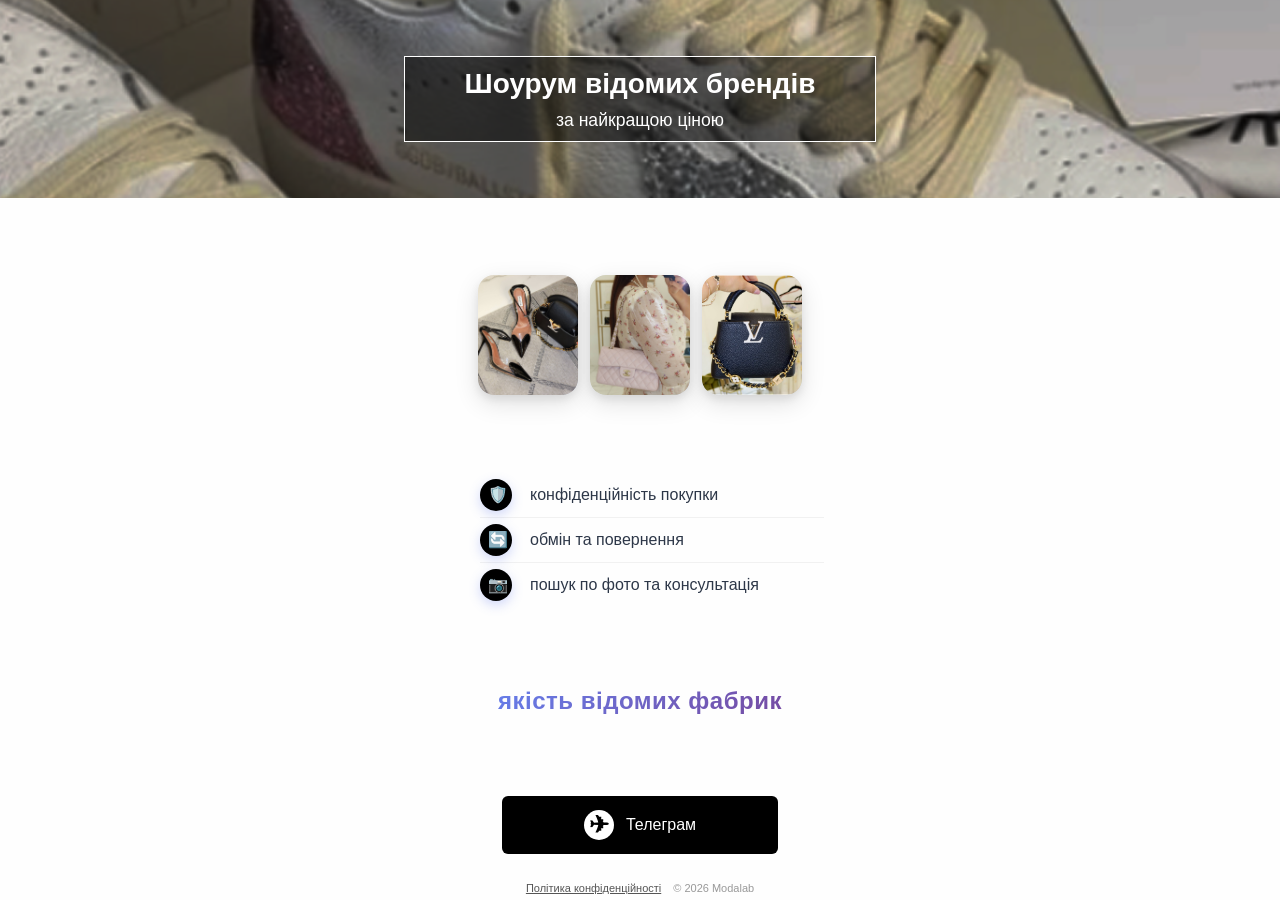
<file: index.html>
<!DOCTYPE html>
<html lang="uk">
  <head>
    <meta charset="UTF-8" />
    <meta name="viewport" content="width=device-width, initial-scale=1.0" />
    <meta
      name="facebook-domain-verification"
      content="fof8cx6bfalv0aimqggfm6dvzl4zm4"
    />
    <title>Копії люксових брендів</title>
    <link rel="stylesheet" href="./index.css?v=2" />

    <!-- Meta Pixel Code -->
    <script>
      !(function (f, b, e, v, n, t, s) {
        if (f.fbq) return;
        n = f.fbq = function () {
          n.callMethod
            ? n.callMethod.apply(n, arguments)
            : n.queue.push(arguments);
        };
        if (!f._fbq) f._fbq = n;
        n.push = n;
        n.loaded = !0;
        n.version = "2.0";
        n.queue = [];
        t = b.createElement(e);
        t.async = !0;
        t.src = v;
        s = b.getElementsByTagName(e)[0];
        s.parentNode.insertBefore(t, s);
      })(
        window,
        document,
        "script",
        "https://connect.facebook.net/en_US/fbevents.js"
      );
      fbq("init", "1197835635714181");
      fbq("track", "PageView");
    </script>
    <noscript
      ><img
        height="1"
        width="1"
        style="display: none"
        src="https://www.facebook.com/tr?id=1197835635714181&ev=PageView&noscript=1"
    /></noscript>
    <!-- End Meta Pixel Code -->
  </head>
  <body>
    <div class="container">
      <header class="hero">
        <div class="overlay">
          <h1>Шоурум відомих брендів</h1>
          <p>за найкращою ціною</p>
        </div>
      </header>

      <main>
        <section class="under"></section>

        <section class="gallery">
          <div class="gallery-item">
            <img src="./images/image1.jpg" alt="Брендовий аксесуар" />
          </div>
          <div class="gallery-item">
            <img src="./images/image3.jpg" alt="Брендові туфлі" />
          </div>
          <div class="gallery-item">
            <img src="./images/image2.png" alt="Брендова сумка" />
          </div>

          <!-- <div class="gallery-item">
            <img src="./images/image4.jpg" alt="Сумка" />
          </div> -->
        </section>

        <section class="features">
          <ul class="features-list">
            <li>конфіденційність покупки</li>
            <li>обмін та повернення</li>
            <li>пошук по фото та консультація</li>
          </ul>
        </section>
        <h2>якість відомих фабрик</h2>
      </main>
      <footer>
        <div class="cta-section">
          <a
            href="https://t.me/brandsatelier"
            class="telegram-btn"
            id="purchase-button"
          >
            <div class="telegram-icon">✈</div>
            Телеграм
          </a>
        </div>
      </footer>

      <section class="legal">
        <span class="privacy-link">Політика конфіденційності</span>
        <span class="copyright">© 2026 Modalab</span>
      </section>
    </div>

    <script>
      document
        .getElementById("purchase-button")
        .addEventListener("click", function () {
          fbq("track", "Purchase", {
            content_name: "Telegram Button Click",
          });
        });
    </script>
  </body>
</html>
</file>
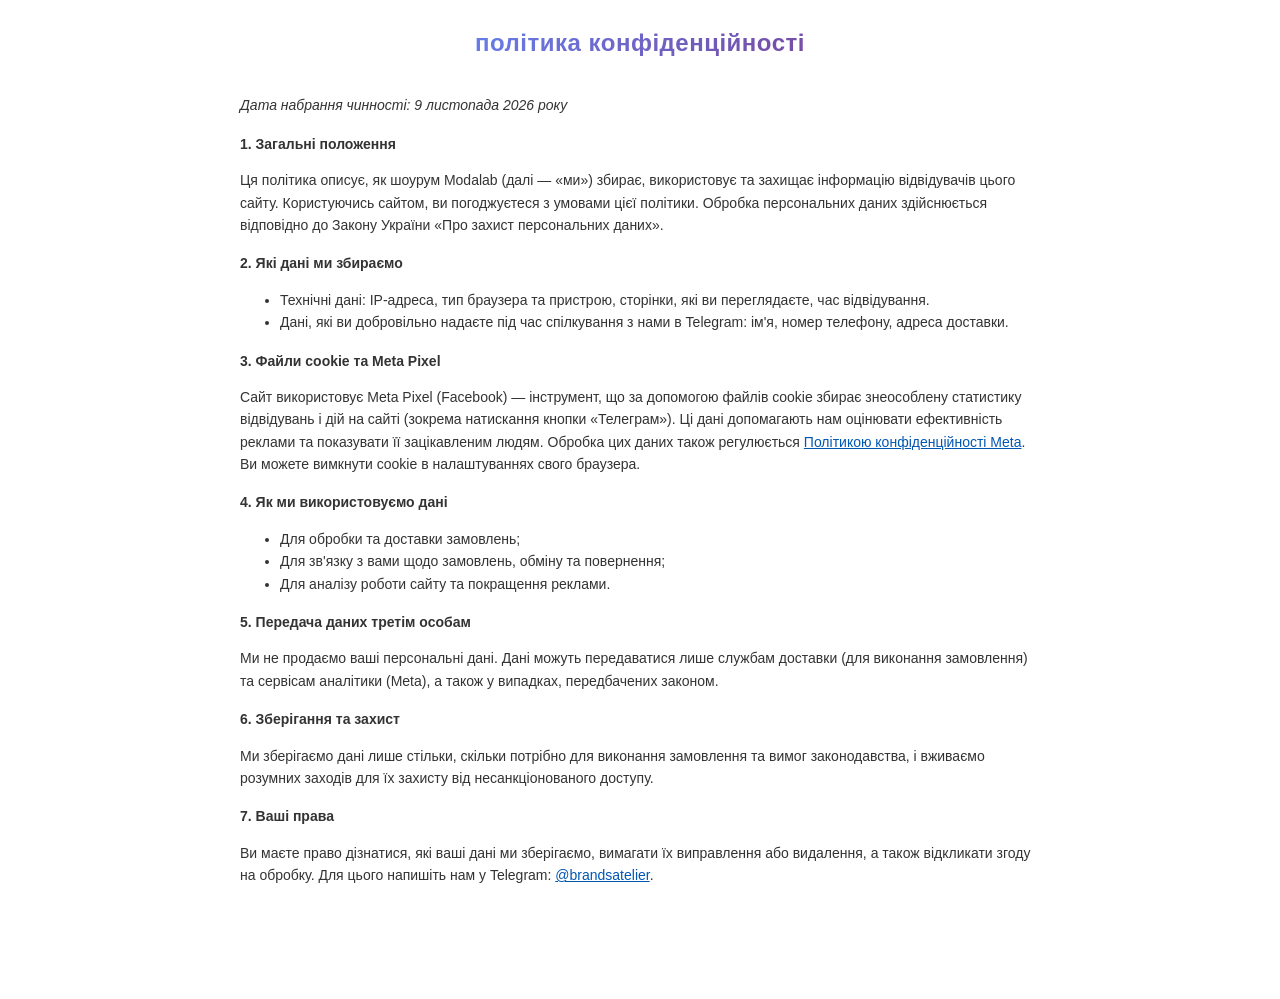
<file: privacy.html>
<!DOCTYPE html>
<html lang="uk">
  <head>
    <meta charset="UTF-8" />
    <meta name="viewport" content="width=device-width, initial-scale=1.0" />
    <title>Політика конфіденційності</title>
    <link rel="stylesheet" href="./index.css" />
  </head>
  <body>
    <main class="privacy-page">
      <h2>Політика конфіденційності</h2>
      <div class="privacy-content">
            <p><em>Дата набрання чинності: 9 листопада 2026 року</em></p>

            <h3>1. Загальні положення</h3>
            <p>
              Ця політика описує, як шоурум Modalab (далі — «ми») збирає,
              використовує та захищає інформацію відвідувачів цього сайту.
              Користуючись сайтом, ви погоджуєтеся з умовами цієї політики.
              Обробка персональних даних здійснюється відповідно до Закону
              України «Про захист персональних даних».
            </p>

            <h3>2. Які дані ми збираємо</h3>
            <ul>
              <li>
                Технічні дані: IP-адреса, тип браузера та пристрою, сторінки,
                які ви переглядаєте, час відвідування.
              </li>
              <li>
                Дані, які ви добровільно надаєте під час спілкування з нами в
                Telegram: ім'я, номер телефону, адреса доставки.
              </li>
            </ul>

            <h3>3. Файли cookie та Meta Pixel</h3>
            <p>
              Сайт використовує Meta Pixel (Facebook) — інструмент, що за
              допомогою файлів cookie збирає знеособлену статистику відвідувань
              і дій на сайті (зокрема натискання кнопки «Телеграм»). Ці дані
              допомагають нам оцінювати ефективність реклами та показувати її
              зацікавленим людям. Обробка цих даних також регулюється
              <a
                href="https://www.facebook.com/privacy/policy/"
                target="_blank"
                rel="noopener"
                >Політикою конфіденційності Meta</a
              >. Ви можете вимкнути cookie в налаштуваннях свого браузера.
            </p>

            <h3>4. Як ми використовуємо дані</h3>
            <ul>
              <li>Для обробки та доставки замовлень;</li>
              <li>Для зв'язку з вами щодо замовлень, обміну та повернення;</li>
              <li>Для аналізу роботи сайту та покращення реклами.</li>
            </ul>

            <h3>5. Передача даних третім особам</h3>
            <p>
              Ми не продаємо ваші персональні дані. Дані можуть передаватися
              лише службам доставки (для виконання замовлення) та сервісам
              аналітики (Meta), а також у випадках, передбачених законом.
            </p>

            <h3>6. Зберігання та захист</h3>
            <p>
              Ми зберігаємо дані лише стільки, скільки потрібно для виконання
              замовлення та вимог законодавства, і вживаємо розумних заходів
              для їх захисту від несанкціонованого доступу.
            </p>

            <h3>7. Ваші права</h3>
            <p>
              Ви маєте право дізнатися, які ваші дані ми зберігаємо, вимагати
              їх виправлення або видалення, а також відкликати згоду на
              обробку. Для цього напишіть нам у Telegram:
              <a href="https://t.me/brandsatelier" target="_blank" rel="noopener"
                >@brandsatelier</a
              >.
            </p>

            <h3>8. Зміни до політики</h3>
            <p>
              Ми можемо оновлювати цю політику. Актуальна версія завжди
              доступна на цій сторінці.
            </p>
      </div>
    </main>
  </body>
</html>
</file>
<file: index.css>
body,
html {
  margin: 0;
  padding: 0;
  height: 100%;
  overflow: hidden; /* Забороняємо прокрутку */
  font-family: "Montserrat", sans-serif;
  color: #333;
  min-height: 100vh;
}

.container {
  display: flex;
  flex-direction: column;
  height: 100vh;
  height: 100dvh; /* видима висота екрана на телефонах */
  background-color: #fefefe;
}

header.hero {
  min-height: 200px;
  position: relative;
  background-image: url("./images/header.png");
  background-size: cover;
  background-position: center;
  display: flex;
  justify-content: center;
  align-items: center;
  margin-bottom: 0; /* Видаляємо відступ знизу */
  padding-bottom: 0; /* Видаляємо паддінг знизу */
  max-height: 200px;
}

header.hero .overlay {
  background-color: rgba(0, 0, 0, 0.5);
  color: #fff;
  text-align: center;
  padding: 10px;
  padding-right: 60px;
  padding-left: 60px;
  margin-bottom: 40px;
  margin-top: 40px;
  border: 1px solid #fff;
}

header.hero h1 {
  font-weight: 700;
  font-size: 28px;
  line-height: 1.2;
  margin: 0;
}

header.hero p {
  font-size: 1.1em;
  margin-top: 10px;
}

main {
  display: flex;
  flex-direction: column;
  justify-content: flex-start; /* Вирівнювання вгорі */
  align-items: center;
  margin-top: -60px; /* Відсутність відступу між хедером і основним контентом */
}

.features {
  background: transparent;
  max-width: 400px;
  width: 100%;
  position: relative;
  margin: 0 auto;
}

.features-list {
  list-style: none;
  margin-bottom: 25px;
}

.features-list li {
  position: relative;
  padding: 10px 0 10px 50px;
  font-size: 16px;
  color: #2d3748;
  line-height: 1.5;
  border-bottom: 1px solid rgba(0, 0, 0, 0.05);
  transition: all 0.3s ease;
  cursor: pointer;
}

.features-list li:last-child {
  border-bottom: none;
}

.features-list li:hover {
  transform: translateX(5px);
  color: #667eea;
}

.features-list li::before {
  content: "";
  position: absolute;
  left: 0;
  top: 50%;
  transform: translateY(-50%);
  width: 32px;
  height: 32px;
  border-radius: 50%;
  background: #000;
  display: flex;
  align-items: center;
  justify-content: center;
  transition: all 0.3s ease;
  box-shadow: 0 4px 12px rgba(102, 126, 234, 0.3);
}

.features-list li:nth-child(1)::after {
  content: "🛡️";
  position: absolute;
  left: 8px;
  top: 50%;
  transform: translateY(-50%);
  font-size: 16px;
  z-index: 2;
}

.features-list li:nth-child(2)::after {
  content: "🔄";
  position: absolute;
  left: 8px;
  top: 50%;
  transform: translateY(-50%);
  font-size: 16px;
  z-index: 2;
}

.features-list li:nth-child(3)::after {
  content: "📷";
  position: absolute;
  left: 8px;
  top: 50%;
  transform: translateY(-50%);
  font-size: 16px;
  z-index: 2;
}

.features-list li:hover::before {
  transform: translateY(-50%) scale(1.1);
  background: linear-gradient(135deg, #764ba2, #667eea);
  box-shadow: 0 6px 20px rgba(102, 126, 234, 0.4);
}

h2 {
  text-align: center;
  font-size: 24px;
  font-weight: 700;
  background: linear-gradient(135deg, #667eea, #764ba2);
  -webkit-background-clip: text;
  -webkit-text-fill-color: transparent;
  background-clip: text;
  position: relative;
  text-transform: lowercase;
  letter-spacing: 0.5px;
  margin: 0;
  margin-bottom: 20px;
}

@keyframes fadeInUp {
  from {
    opacity: 0;
    transform: translateY(30px);
  }
  to {
    opacity: 1;
    transform: translateY(0);
  }
}

.features-list li {
  animation: fadeInUp 0.6s ease forwards;
}

.features-list li:nth-child(1) {
  animation-delay: 0.1s;
}
.features-list li:nth-child(2) {
  animation-delay: 0.2s;
}
.features-list li:nth-child(3) {
  animation-delay: 0.3s;
}

h2 {
  animation: fadeInUp 0.6s ease 0.4s forwards;
}

.gallery {
  max-width: auto;
  margin: 0 auto;
  padding: 15px 20px;
  position: relative;
  display: flex;
  gap: 20px;
}

.gallery-item {
  position: relative;
  width: 100px;
  height: 120px;
  border-radius: 16px;
  overflow: hidden;
  box-shadow: 0 8px 24px rgba(0, 0, 0, 0.12), 0 4px 8px rgba(0, 0, 0, 0.08);
  transition: all 0.4s cubic-bezier(0.175, 0.885, 0.32, 1.275);
  cursor: pointer;
  background: linear-gradient(135deg, #f5f7fa 0%, #c3cfe2 100%);
}

.gallery-item::before {
  content: "";
  position: absolute;
  top: 0;
  left: 0;
  right: 0;
  bottom: 0;
  background: linear-gradient(
    135deg,
    rgba(102, 126, 234, 0.1),
    rgba(118, 75, 162, 0.1)
  );
  opacity: 0;
  transition: opacity 0.3s ease;
  z-index: 2;
}

.gallery-item:hover::before {
  opacity: 1;
}

.gallery-item::after {
  content: "";
  position: absolute;
  top: -2px;
  left: -2px;
  right: -2px;
  bottom: -2px;
  background: linear-gradient(135deg, #667eea, #764ba2, #667eea);
  background-size: 200% 200%;
  border-radius: 18px;
  z-index: -1;
  opacity: 0;
  transition: opacity 0.3s ease;
  animation: gradient-shift 3s ease-in-out infinite;
}

@keyframes gradient-shift {
  0%,
  100% {
    background-position: 0% 50%;
  }
  50% {
    background-position: 100% 50%;
  }
}

.gallery-item:hover::after {
  opacity: 1;
}

.gallery-item:hover {
  transform: translateY(-8px) scale(1.05);
  box-shadow: 0 16px 40px rgba(0, 0, 0, 0.16), 0 8px 16px rgba(0, 0, 0, 0.12);
}

.gallery-item img {
  width: 100%;
  height: 100%;
  object-fit: cover;
  transition: transform 0.4s ease;
}

.gallery-item:hover img {
  transform: scale(1.1);
}

/* Анімація появи */
@keyframes slideInUp {
  from {
    opacity: 0;
    transform: translateY(30px) scale(0.9);
  }
  to {
    opacity: 1;
    transform: translateY(0) scale(1);
  }
}

.gallery-item {
  animation: slideInUp 0.6s ease forwards;
}

.gallery-item:nth-child(1) {
  animation-delay: 0.1s;
}
.gallery-item:nth-child(2) {
  animation-delay: 0.2s;
}
.gallery-item:nth-child(3) {
  animation-delay: 0.3s;
}
.gallery-item:nth-child(4) {
  animation-delay: 0.4s;
}

/* Placeholder для зображень */
.gallery-item .placeholder {
  width: 100%;
  height: 100%;
  display: flex;
  align-items: center;
  justify-content: center;
  background: linear-gradient(135deg, #f093fb 0%, #f5576c 100%);
  color: white;
  font-size: 24px;
  font-weight: bold;
  position: relative;
  overflow: hidden;
}

.gallery-item:nth-child(2) .placeholder {
  background: linear-gradient(135deg, #4facfe 0%, #00f2fe 100%);
}

.gallery-item:nth-child(3) .placeholder {
  background: linear-gradient(135deg, #43e97b 0%, #38f9d7 100%);
}

.gallery-item:nth-child(4) .placeholder {
  background: linear-gradient(135deg, #fa709a 0%, #fee140 100%);
}

.placeholder::before {
  content: "";
  position: absolute;
  top: -50%;
  left: -50%;
  width: 200%;
  height: 200%;
  background: linear-gradient(
    45deg,
    transparent,
    rgba(255, 255, 255, 0.2),
    transparent
  );
  animation: shimmer 2s infinite;
}

@keyframes shimmer {
  0% {
    transform: translateX(-100%) translateY(-100%) rotate(45deg);
  }
  100% {
    transform: translateX(100%) translateY(100%) rotate(45deg);
  }
}

/* Мобільна адаптація */
@media (max-width: 480px) {
  .gallery {
    padding: 25px 15px;
  }

  .gallery-grid {
    gap: 10px;
  }

  .gallery-item {
    border-radius: 14px;
  }

  .gallery-item:hover {
    transform: translateY(-4px) scale(1.03);
  }
}

.telegram-link {
  text-decoration: none;
  padding: 15px 90px; /* Збільшуємо розмір кнопки для кращого вигляду */
  background-color: #fff;
  color: #000;
  font-size: 1.1em;
  border-radius: 1px;
  border: 2px solid #000;
  box-shadow: 0 6px 10px rgba(0, 0, 0, 0.3); /* Тінь трохи м'якша */
  transition: background-color 0.3s, box-shadow 0.3s, transform 0.3s; /* Додано ефект збільшення */
}

.telegram-link:hover {
  background-color: #0056b3; /* Темніший синій на ховері */
  box-shadow: 0 8px 12px rgba(0, 0, 0, 0.4); /* Збільшуємо тінь */
  transform: scale(1.05); /* Додаємо ефект масштабування */
}

/* -------- */

footer {
  display: flex;
  justify-content: center;
  padding-bottom: 40px;
  text-align: center;
}

.telegram-link {
  text-decoration: none;
}

.telegram-button {
  display: flex;
  align-items: center;
  justify-content: flex-start;
  background-color: #ffffff; /* Чорний фон */
  color: #000000; /* Білий текст */
  border: none;
  border-radius: 1px; /* Радіус 1 піксель */
  cursor: pointer;
  gap: 10px; /* Проміжок між SVG і текстом */
  font-size: 16px;
}

.telegram-button svg {
  flex-shrink: 0; /* Фіксує розмір іконки */
}

.telegram-button span {
  color: #000000;
}

.under-img {
  display: flex;
}

/* Основний стиль для секції */
.under {
  margin-top: 60px;
  background-color: #f9f9f9;
  text-align: center;
}

/* Стиль для списку зображень */
.under-img {
  list-style: none;
  display: flex;
  justify-content: center;
  align-items: center;
  margin: 0;
  padding: 0;
  flex-wrap: wrap; /* Адаптивність: перенос зображень */
}

/* Окремий елемент списку */
.under-item {
  width: 120px;
  height: 120px;
  overflow: hidden;
  box-shadow: 0 4px 6px rgba(0, 0, 0, 0.1);
  transition: transform 0.3s ease, box-shadow 0.3s ease;
}

.under-item-big {
  width: 150px;
  height: 150px;
  overflow: hidden;
  box-shadow: 0 4px 6px rgba(0, 0, 0, 0.1);
  transition: transform 0.3s ease, box-shadow 0.3s ease;
}

.under-item-big img {
  width: 100%;
  height: 100%;
  object-fit: cover;
  display: block;
}

/* Стиль для зображень */
.under-item img {
  width: 100%;
  height: 100%;
  object-fit: cover; /* Обрізка по пропорціях */
  display: block;
}

/* Ховер-ефекти */
.under-item:hover {
  transform: scale(1.05); /* Легке збільшення */
  box-shadow: 0 6px 10px rgba(0, 0, 0, 0.15); /* Збільшена тінь */
}

@media (min-width: 1200px) {
  .under-item {
    width: auto; /* Картинки займають всю ширину */
    height: auto; /* Висота підлаштовується під співвідношення сторін */
  }
}

.under-item,
.under-item-big {
  overflow: hidden;
  box-shadow: 0 4px 6px rgba(0, 0, 0, 0.1);
  transition: transform 0.3s ease, box-shadow 0.3s ease;
}

.paragraph {
  text-align: center;
}

.cta-section {
  text-align: center;
}

.telegram-btn {
  background: #000;
  color: white;
  border: none;
  padding: 14px 38px;
  font-size: 16px;
  border-radius: 6px;
  display: inline-flex;
  align-items: center;
  justify-content: center;
  text-decoration: none;
  font-weight: 500;
  min-width: 200px;
  transition: background-color 0.3s;
}

.telegram-btn:hover {
  background: #0077b3;
}

.telegram-icon {
  width: 30px;
  height: 30px;
  margin-right: 12px;
  background: white;
  color: #000;
  border-radius: 50%;
  display: flex;
  align-items: center;
  justify-content: center;
  font-size: 24px;
  font-weight: bold;
}

/* Рядок унизу: політика конфіденційності + копірайт */
.legal {
  flex-shrink: 0;
  margin-top: auto; /* притискаємо до низу екрана */
  padding: 6px 16px max(6px, env(safe-area-inset-bottom));
  font-size: 11px;
  color: #999;
  display: flex;
  justify-content: center;
  flex-wrap: wrap;
  gap: 4px 12px;
}

.privacy-link {
  color: #555;
  text-decoration: underline;
  cursor: default;
}

/* Окрема сторінка політики (поки без посилання) */
.privacy-page {
  max-width: 800px;
  margin: 0 auto;
  padding: 24px 16px;
  font-size: 14px;
  line-height: 1.6;
}

.privacy-page h3 {
  margin: 16px 0 6px;
  font-size: 14px;
  color: #333;
}

.privacy-page a {
  color: #0056b3;
}

/* ===== Адаптація під висоту/ширину екрана: усе вміщається без скролу ===== */
header.hero {
  flex-shrink: 0;
  min-height: 0;
  max-height: none;
  height: clamp(110px, 22dvh, 200px);
}

header.hero .overlay {
  margin: 0 16px;
  padding: clamp(6px, 1.2dvh, 10px) clamp(16px, 8vw, 60px);
}

header.hero h1 {
  font-size: clamp(20px, 3.6dvh, 28px);
}

header.hero p {
  font-size: clamp(13px, 2.2dvh, 1.1em);
  margin: clamp(4px, 1dvh, 10px) 0 0;
}

.under {
  display: none; /* порожня секція, лише займала місце */
}

main {
  flex: 1; /* займає вільний простір між шапкою і кнопкою */
  min-height: 0;
  margin-top: 0;
  justify-content: space-evenly;
}

.gallery {
  padding: clamp(8px, 2dvh, 15px) 16px;
  gap: 12px;
}

.gallery-item {
  /* 3 фото завжди влазять по ширині й не забирають забагато висоти */
  width: min(100px, calc((100vw - 56px) / 3), 13dvh);
  height: auto;
  aspect-ratio: 5 / 6;
}

.features-list {
  margin: 0 0 clamp(6px, 2dvh, 25px);
  padding-left: clamp(16px, 8vw, 40px);
  padding-right: 16px;
}

.features-list li {
  padding-top: clamp(4px, 1.2dvh, 10px);
  padding-bottom: clamp(4px, 1.2dvh, 10px);
  font-size: clamp(13px, 2.2dvh, 16px);
}

h2 {
  font-size: clamp(18px, 3.2dvh, 24px);
  margin-bottom: clamp(8px, 2dvh, 20px);
}

footer {
  flex-shrink: 0;
  padding-bottom: clamp(8px, 2.5dvh, 40px);
}

.telegram-btn {
  padding-top: clamp(8px, 1.6dvh, 14px);
  padding-bottom: clamp(8px, 1.6dvh, 14px);
}

@media (max-width: 480px) {
  .gallery {
    padding: clamp(8px, 2dvh, 15px) 16px;
  }
}
</file>
